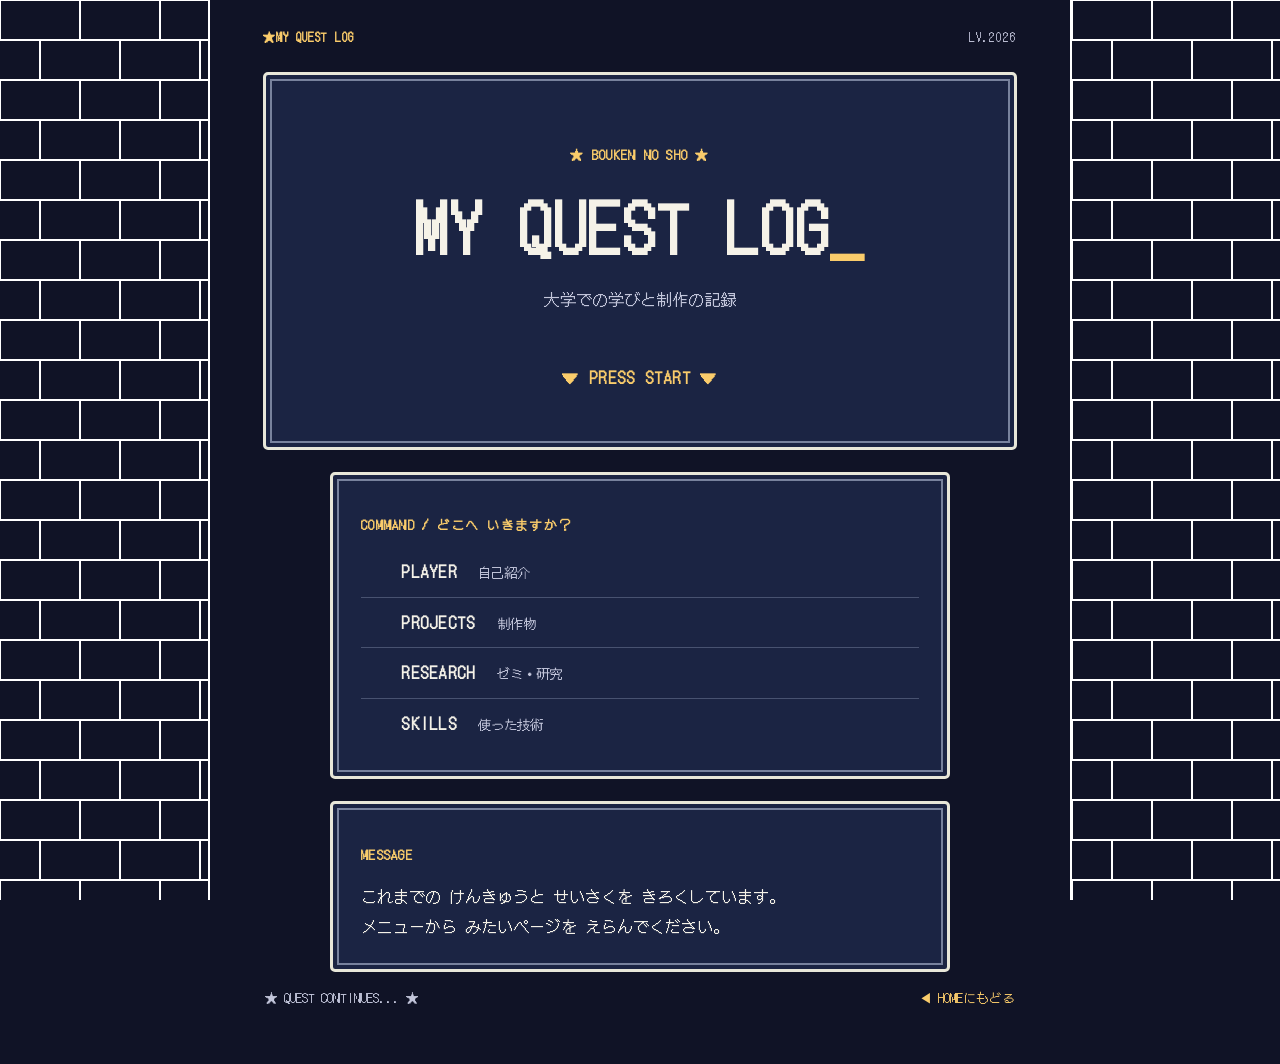
<file: index.html>
<!DOCTYPE html>
<html lang="ja">
<head>
    <meta charset="UTF-8">
    <meta name="viewport" content="width=device-width, initial-scale=1.0">
    <meta name="robots" content="noindex, nofollow">
    <meta name="theme-color" content="#101326">
    
    <title>HOME | MY QUEST LOG</title>

    <link rel="preconnect" href="https://fonts.googleapis.com">
    <link rel="preconnect" href="https://fonts.gstatic.com" crossorigin>
    <link rel="stylesheet" href="https://fonts.googleapis.com/css2?family=DotGothic16&display=swap">
    
    <link rel="stylesheet" href="css/common.css">
    <link rel="stylesheet" href="css/renga.css">
    <link rel="stylesheet" href="css/index.css">
    
    <script src="js/transition.js" defer></script>
</head>
<body class="home-page">
    <div class="renga renga--right" aria-hidden="true"></div>
    <div class="renga renga--left" aria-hidden="true"></div>

    <div class="page-container">
        <header class="topbar">
            <a class="brand" href="index.html">★MY QUEST LOG</a>
            <span>LV.2026</span>
        </header>

        <main id="main-content">
            <section class="hero window">
                <p class="eyebrow">★ BOUKEN NO SHO ★</p>
                <h1>MY QUEST LOG<span class="cursor" aria-hidden="true">_</span></h1>
                <p class="subtitle">大学での学びと制作の記録</p>
                <a href="#menu" class="start-button">▼ PRESS START ▼</a>
            </section>

            <div id="menu">
                <nav class="window menu">
                    <h2 class="window-heading">COMMAND / どこへ いきますか？</h2>
                    <a class="menu-link" href="player.html">
                        <span class="pointer">▶</span>
                        <span>PLAYER <small>自己紹介</small></span>
                    </a>

                    <a class="menu-link" href="projects.html">
                        <span class="pointer">▶</span>
                        <span>PROJECTS <small>制作物</small></span>
                    </a>

                    <a class="menu-link" href="research.html">
                        <span class="pointer">▶</span>
                        <span>RESEARCH <small>ゼミ・研究</small></span>
                    </a>

                    <a class="menu-link" href="skills.html">
                        <span class="pointer">▶</span>
                        <span>SKILLS <small>使った技術</small></span>
                    </a>
                </nav>
            </div>

            <section class="window message">
                <h2 class="window-heading">MESSAGE</h2>
                <p>これまでの けんきゅうと せいさくを きろくしています。<br>メニューから みたいページを えらんでください。</p>
            </section>
        </main>

        <footer>
            <span>★ QUEST CONTINUES... ★</span>
            <a href="index.html">◀ HOMEにもどる</a>
        </footer>
    </div>
</body>
</html>
</file>
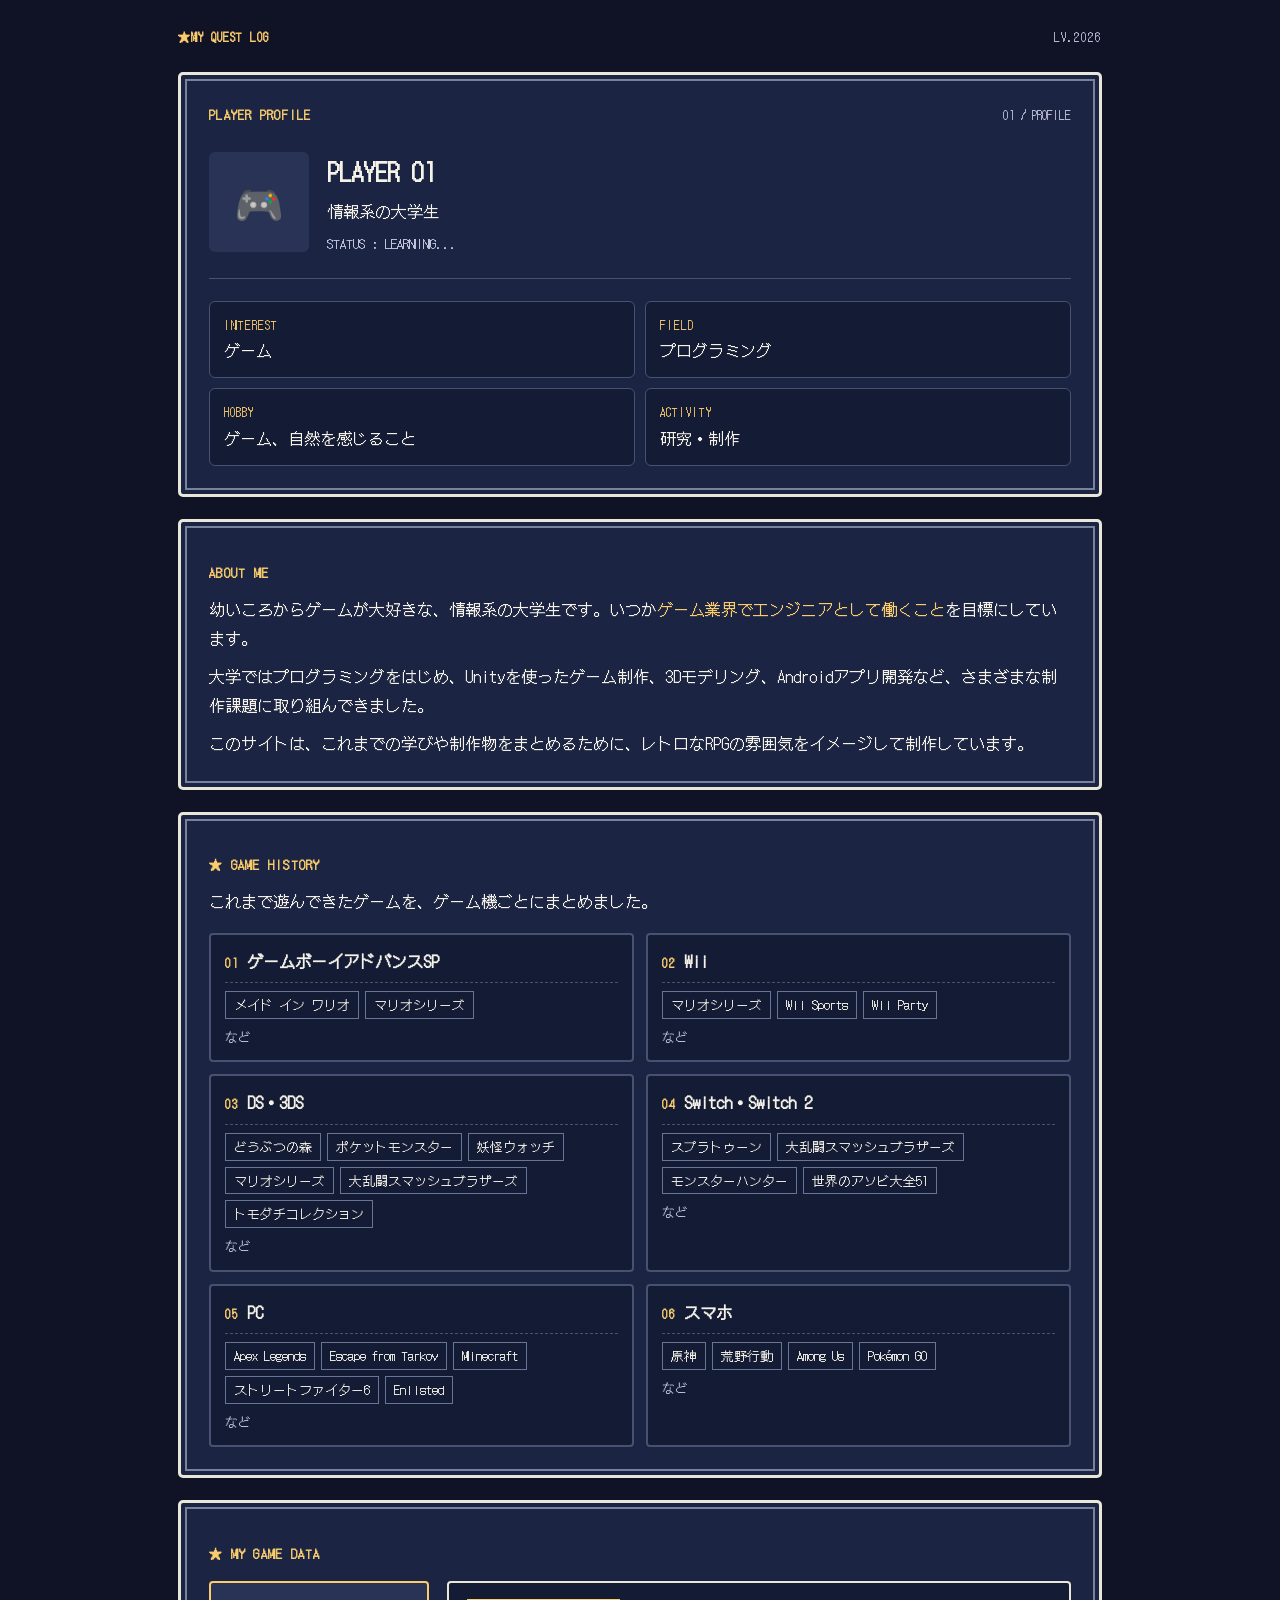
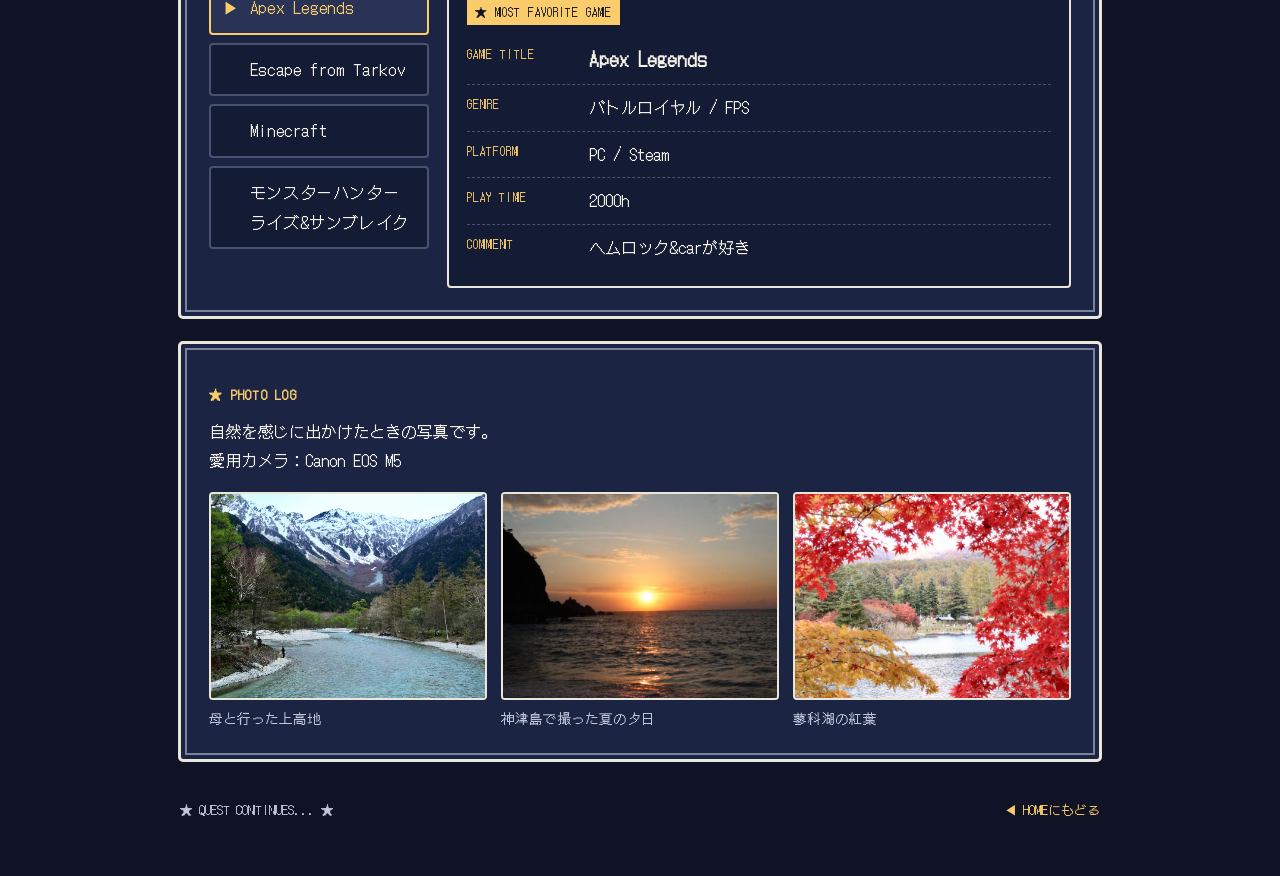
<file: player.html>
<!DOCTYPE html>
<html lang="ja">
<head>
    <meta charset="UTF-8">
    <meta name="viewport" content="width=device-width, initial-scale=1.0">
    <meta name="robots" content="noindex, nofollow">
    <meta name="theme-color" content="#101326">

    <title>PLAYER | MY QUEST LOG</title>

    <link rel="preconnect" href="https://fonts.googleapis.com">
    <link rel="preconnect" href="https://fonts.gstatic.com" crossorigin>
    <link rel="stylesheet" href="https://fonts.googleapis.com/css2?family=DotGothic16&display=swap">
    
    <link rel="stylesheet" href="css/common.css">
    <link rel="stylesheet" href="css/player.css">
    <script src="js/transition.js" defer></script>
    <script src="js/game-data.js" defer></script>
</head>
<body class="player-page">
    <div class="page-container">
        <header class="topbar">
            <a class="brand" href="index.html">★MY QUEST LOG</a>
            <span>LV.2026</span>
        </header>
    
        <main id="main-content">
            <!-- プロフィール -->
            <section class="window profile">
                <div class="window-header">
                    <h1 class="window-heading">PLAYER PROFILE</h1>
                    <span class="page-number">01 / PROFILE</span>
                </div>
    
                <div class="profile-main">
                    <div class="profile-icon" aria-hidden="true">🎮</div>
                    <div>
                        <h2 class="profile-name">PLAYER 01</h2>
                        <p class="profile-job">情報系の大学生</p>
                        <p class="profile-status">STATUS : LEARNING...</p>
                    </div>
                </div>
    
                <dl class="status-grid">
                    <div class="status-item">
                        <dt>INTEREST</dt>
                        <dd>ゲーム</dd>
                    </div>
                    <div class="status-item">
                        <dt>FIELD</dt>
                        <dd>プログラミング</dd>
                    </div>
                    <div class="status-item">
                        <dt>HOBBY</dt>
                        <dd>ゲーム、自然を感じること</dd>
                    </div>
                    <div class="status-item">
                        <dt>ACTIVITY</dt>
                        <dd>研究・制作</dd>
                    </div>
                </dl>
            </section>
    
            <!--自己紹介文-->
            <section class="window about">
                <h2 class="window-heading">ABOUT ME</h2>
                <p>幼いころからゲームが大好きな、情報系の大学生です。いつか<strong class="about-goal">ゲーム業界でエンジニアとして働くこと</strong>を目標にしています。</p>
                <p>大学ではプログラミングをはじめ、Unityを使ったゲーム制作、3Dモデリング、Androidアプリ開発など、さまざまな制作課題に取り組んできました。</p>
                <p>このサイトは、これまでの学びや制作物をまとめるために、レトロなRPGの雰囲気をイメージして制作しています。</p>
            </section>

            <!--これまで遊んできたゲーム（ゲーム機ごと）-->
            <section class="window game-history">
                <h2 class="window-heading">★ GAME HISTORY</h2>
                <p class="history-lead">これまで遊んできたゲームを、ゲーム機ごとにまとめました。</p>

                <ol class="history-list">
                    <li class="history-item">
                        <h3 class="history-platform"><span class="history-number">01</span>ゲームボーイアドバンスSP</h3>
                        <ul class="history-games">
                            <li>メイド イン ワリオ</li>
                            <li>マリオシリーズ</li>
                        </ul>
                        <p class="history-more">など</p>
                    </li>

                    <li class="history-item">
                        <h3 class="history-platform"><span class="history-number">02</span>Wii</h3>
                        <ul class="history-games">
                            <li>マリオシリーズ</li>
                            <li>Wii Sports</li>
                            <li>Wii Party</li>
                        </ul>
                        <p class="history-more">など</p>
                    </li>

                    <li class="history-item">
                        <h3 class="history-platform"><span class="history-number">03</span>DS・3DS</h3>
                        <ul class="history-games">
                            <li>どうぶつの森</li>
                            <li>ポケットモンスター</li>
                            <li>妖怪ウォッチ</li>
                            <li>マリオシリーズ</li>
                            <li>大乱闘スマッシュブラザーズ</li>
                            <li>トモダチコレクション</li>
                        </ul>
                        <p class="history-more">など</p>
                    </li>

                    <li class="history-item">
                        <h3 class="history-platform"><span class="history-number">04</span>Switch・Switch 2</h3>
                        <ul class="history-games">
                            <li>スプラトゥーン</li>
                            <li>大乱闘スマッシュブラザーズ</li>
                            <li>モンスターハンター</li>
                            <li>世界のアソビ大全51</li>
                        </ul>
                        <p class="history-more">など</p>
                    </li>

                    <li class="history-item">
                        <h3 class="history-platform"><span class="history-number">05</span>PC</h3>
                        <ul class="history-games">
                            <li>Apex Legends</li>
                            <li>Escape from Tarkov</li>
                            <li>Minecraft</li>
                            <li>ストリートファイター6</li>
                            <li>Enlisted</li>
                        </ul>
                        <p class="history-more">など</p>
                    </li>

                    <li class="history-item">
                        <h3 class="history-platform"><span class="history-number">06</span>スマホ</h3>
                        <ul class="history-games">
                            <li>原神</li>
                            <li>荒野行動</li>
                            <li>Among Us</li>
                            <li>Pokémon GO</li>
                        </ul>
                        <p class="history-more">など</p>
                    </li>
                </ol>
            </section>

            <!--好きなゲーム-->
            <section class="window game-data">
                <h2 class="window-heading">★ MY GAME DATA</h2>

                <div class="game-data-layout">
                    <!--左：ゲーム選択メニュー-->
                    <ul class="game-list" id="game-list"></ul>

                    <!--右：選んだゲームの詳細-->
                    <div class="game-detail" id="game-detail" aria-live="polite">
                        <p class="game-main-badge" id="game-main-badge">★ MOST FAVORITE GAME</p>
                        <dl class="game-detail-list">
                            <div class="game-detail-row">
                                <dt>GAME TITLE</dt>
                                <dd class="game-title" id="game-title"></dd>
                            </div>
                            <div class="game-detail-row">
                                <dt>GENRE</dt>
                                <dd id="game-genre"></dd>
                            </div>
                            <div class="game-detail-row">
                                <dt>PLATFORM</dt>
                                <dd id="game-platform"></dd>
                            </div>
                            <div class="game-detail-row">
                                <dt>PLAY TIME</dt>
                                <dd id="game-play-time"></dd>
                            </div>
                            <div class="game-detail-row">
                                <dt>COMMENT</dt>
                                <dd id="game-comment"></dd>
                            </div>
                        </dl>
                    </div>
                </div>
            </section>

            <!--自分で撮った自然の写真-->
            <section class="window photo-log">
                <h2 class="window-heading">★ PHOTO LOG</h2>
                <p class="photo-lead">自然を感じに出かけたときの写真です。
                    <br>愛用カメラ：Canon EOS M5
                </p>

                <div class="photo-grid">
                    <!--
                        写真を入れるときは「NO IMAGE」を次の1行に置き換える
                        <img src="images/photo01.jpg" alt="写真の内容の説明" loading="lazy">
                    -->
                    <figure class="photo-card">
                        <div class="photo-frame"><img src="./images/photo1.jpg" alt="上高地の風景"></div>
                        <figcaption>母と行った上高地</figcaption>
                    </figure>

                    <figure class="photo-card">
                        <div class="photo-frame"><img src="./images/photo2.jpg" alt="神津島の夕日"></div>
                        <figcaption>神津島で撮った夏の夕日</figcaption>
                    </figure>

                    <figure class="photo-card">
                        <div class="photo-frame"><img src="./images/photo3.jpg" alt="蓼科湖の紅葉"></div>
                        <figcaption>蓼科湖の紅葉</figcaption>
                    </figure>
                </div>
            </section>
        </main>
    
        <footer>
            <span>★ QUEST CONTINUES... ★</span>
            <a href="index.html">◀ HOMEにもどる</a>
        </footer>
    </div>
</body>
</html>
</file>
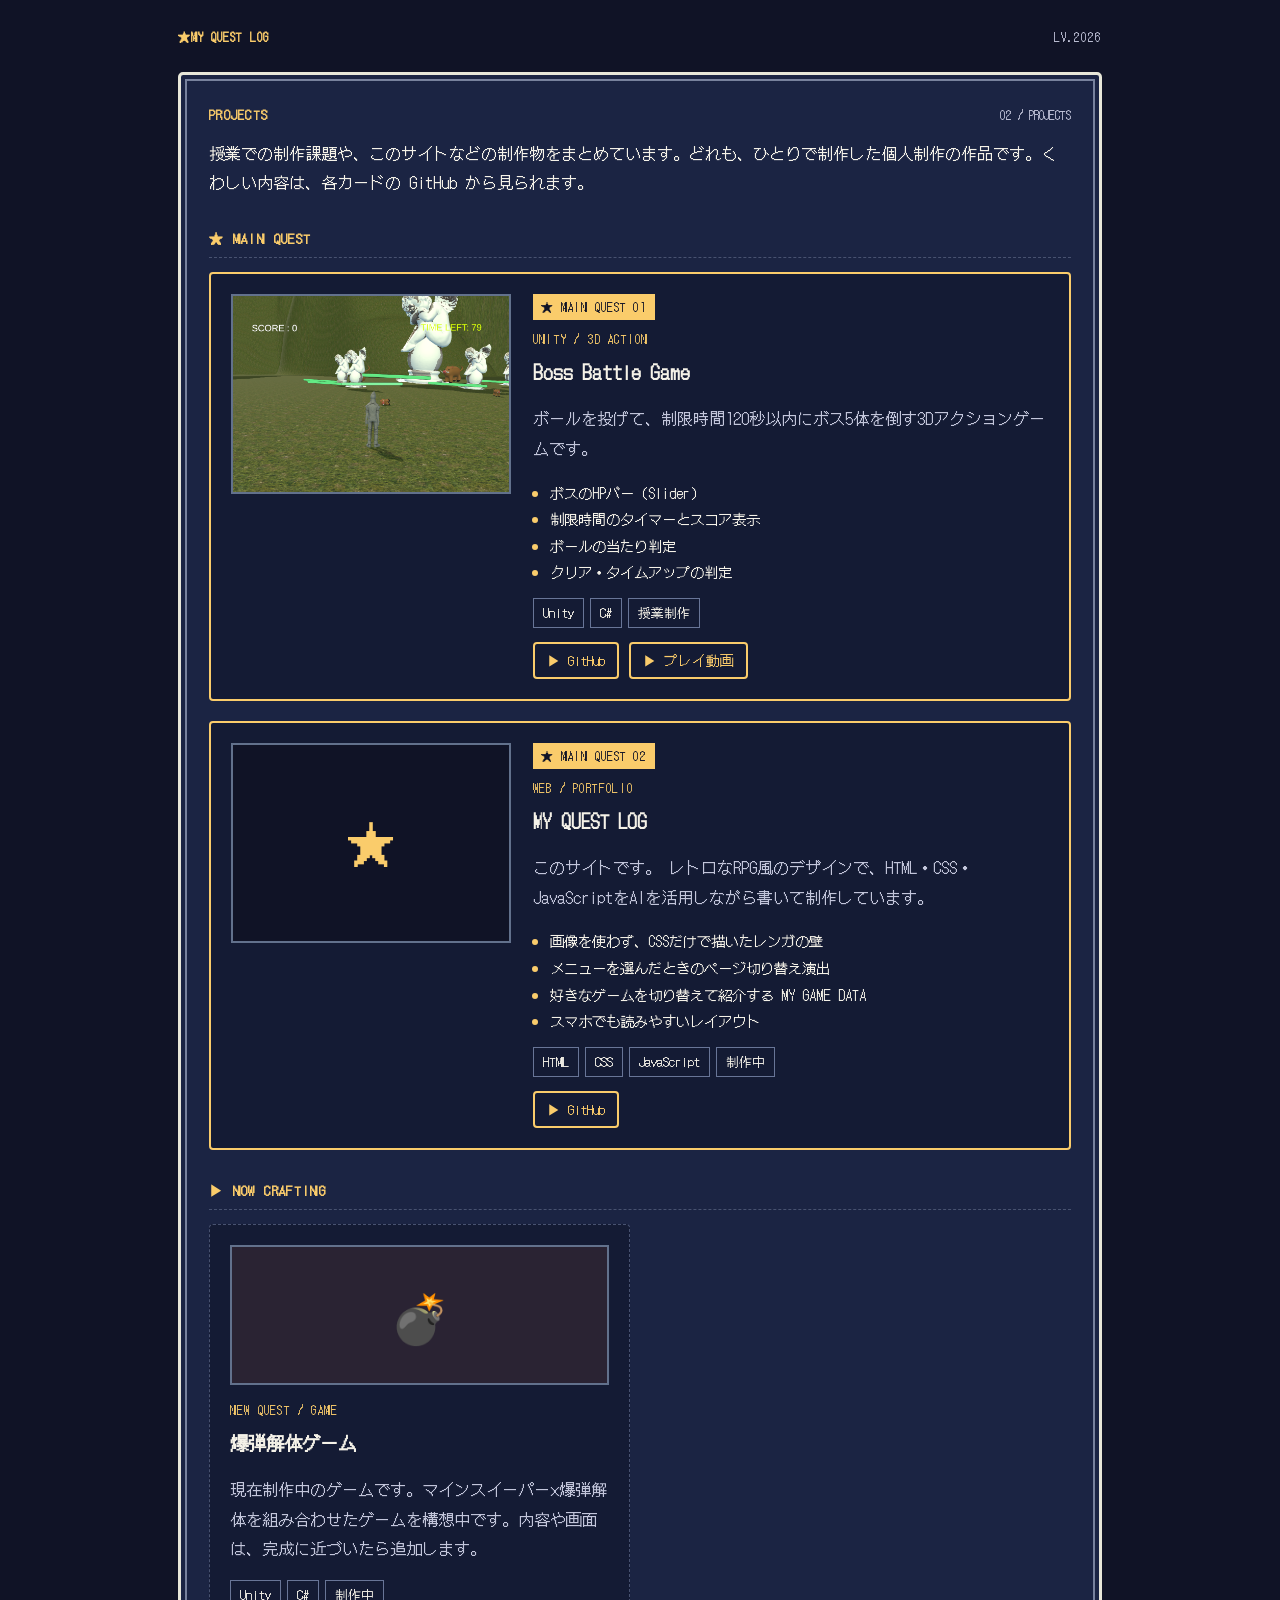
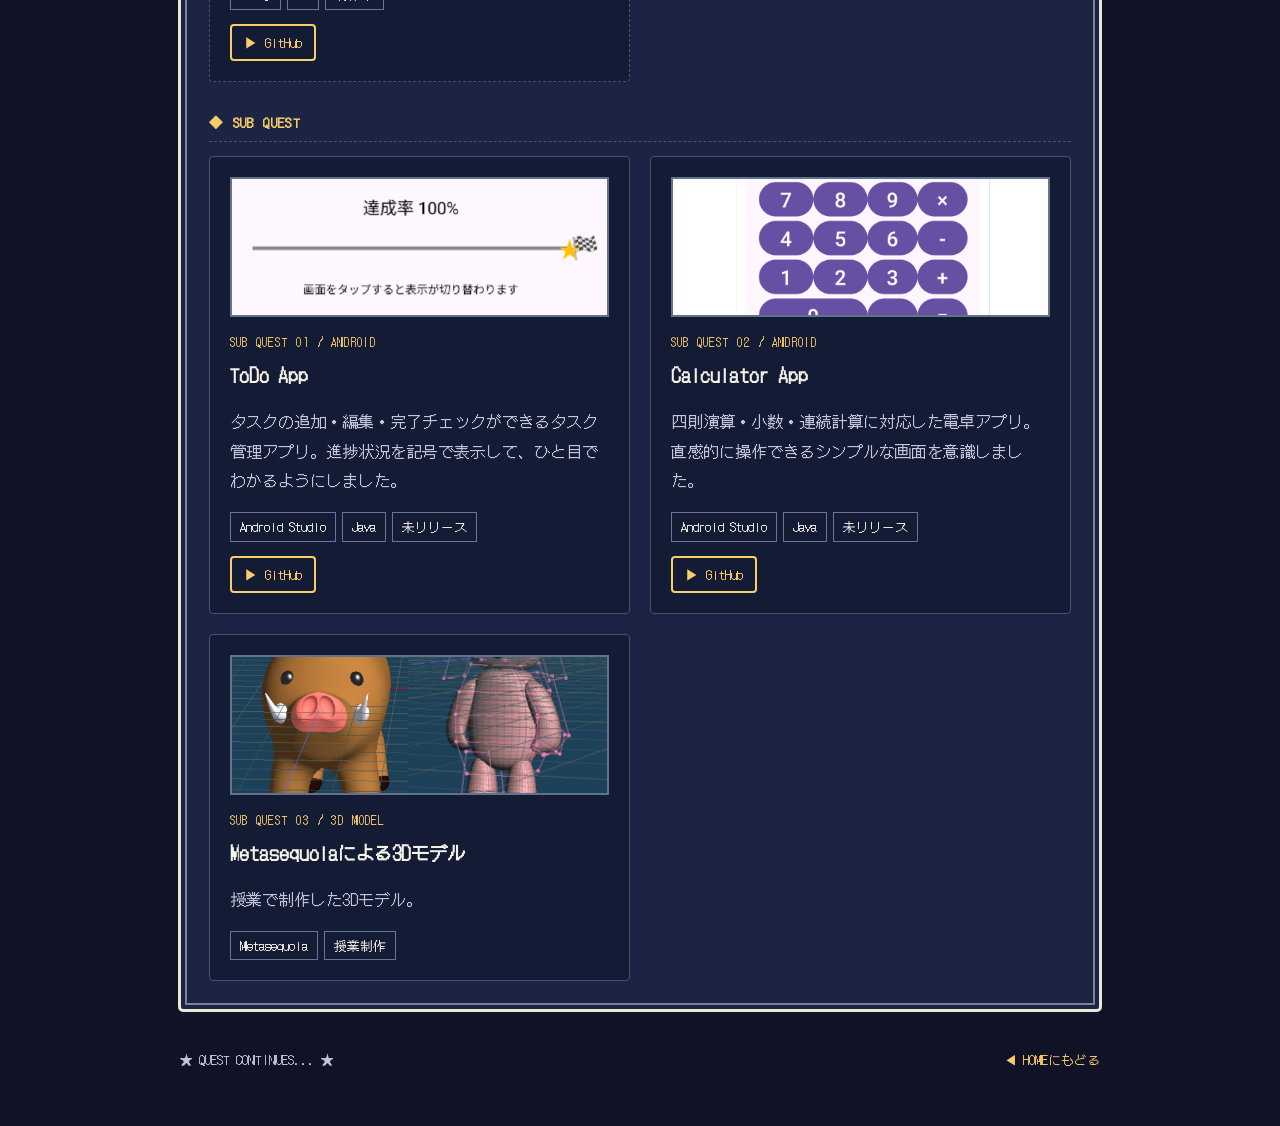
<file: projects.html>
<!DOCTYPE html>
<html lang="ja">
<head>
    <meta charset="UTF-8">
    <meta name="viewport" content="width=device-width, initial-scale=1.0">
    <meta name="robots" content="noindex, nofollow">
    <meta name="theme-color" content="#101326">
    <title>PROJECTS | MY QUEST LOG</title>

    <link rel="preconnect" href="https://fonts.googleapis.com">
    <link rel="preconnect" href="https://fonts.gstatic.com" crossorigin>
    <link rel="stylesheet" href="https://fonts.googleapis.com/css2?family=DotGothic16&display=swap">

    <link rel="stylesheet" href="css/common.css">
    <link rel="stylesheet" href="css/projects.css">
    <script src="js/transition.js" defer></script>
</head>
<body class="project-page">
    <div class="page-container">
        <header class="topbar">
            <a class="brand" href="index.html">★MY QUEST LOG</a>
            <span>LV.2026</span>
        </header>
    
        <main id="main-content">
            <section class="window">
                <div class="window-header">
                    <h1 class="window-heading">PROJECTS</h1>
                    <span class="page-number">02 / PROJECTS</span>
                </div>
    
                <p class="projects-lead">授業での制作課題や、このサイトなどの制作物をまとめています。どれも、ひとりで制作した個人制作の作品です。くわしい内容は、各カードの GitHub から見られます。</p>

                <!--メイン作品-->
                <h2 class="section-heading">★ MAIN QUEST</h2>
                <div class="card-grid card-grid--main">
                    <!--Unity のゲーム-->
                    <article class="project-card project-card--main">
                        <img class="project-thumb" src="images/boss-battle.png" alt="Boss Battle Game のプレイ画面">
                        <div class="project-body">
                            <p class="main-badge">★ MAIN QUEST 01</p>
                            <p class="card-index">UNITY / 3D ACTION</p>
                            <h3>Boss Battle Game</h3>
                            <p>ボールを投げて、制限時間120秒以内にボス5体を倒す3Dアクションゲームです。</p>
                            <ul class="feature-list">
                                <li>ボスのHPバー（Slider）</li>
                                <li>制限時間のタイマーとスコア表示</li>
                                <li>ボールの当たり判定</li>
                                <li>クリア・タイムアップの判定</li>
                            </ul>
                            <div class="tag-list">
                                <span class="tag">Unity</span>
                                <span class="tag">C#</span>
                                <span class="tag">授業制作</span>
                            </div>
                            <div class="project-links">
                                <a class="project-link" href="https://github.com/chi-cha205/unity-action-game" target="_blank" rel="noopener">▶ GitHub</a>
                                <a class="project-link" href="https://youtu.be/2GFIGitg2KA" target="_blank" rel="noopener">▶ プレイ動画</a>
                            </div>
                        </div>
                    </article>

                    <!--このサイト-->
                    <article class="project-card project-card--main">
                        <div class="project-thumb project-thumb--site" aria-hidden="true">★</div>
                        <div class="project-body">
                            <p class="main-badge">★ MAIN QUEST 02</p>
                            <p class="card-index">WEB / PORTFOLIO</p>
                            <h3>MY QUEST LOG</h3>
                            <p>このサイトです。 レトロなRPG風のデザインで、HTML・CSS・JavaScriptをAIを活用しながら書いて制作しています。</p>
                            <ul class="feature-list">
                                <li>画像を使わず、CSSだけで描いたレンガの壁</li>
                                <li>メニューを選んだときのページ切り替え演出</li>
                                <li>好きなゲームを切り替えて紹介する MY GAME DATA</li>
                                <li>スマホでも読みやすいレイアウト</li>
                            </ul>
                            <div class="tag-list">
                                <span class="tag">HTML</span>
                                <span class="tag">CSS</span>
                                <span class="tag">JavaScript</span>
                                <span class="tag">制作中</span>
                            </div>
                            <div class="project-links">
                                <a class="project-link" href="https://github.com/chi-cha205/my-quest-log" target="_blank" rel="noopener">▶ GitHub</a>
                            </div>
                        </div>
                    </article>
                </div>

                <!--今作っている作品-->
                <h2 class="section-heading">▶ NOW CRAFTING</h2>
                <div class="card-grid">
                    <!--爆弾解体ゲーム-->
                    <article class="project-card project-card--wip">
                        <div class="project-thumb project-thumb--wip" aria-hidden="true">💣</div>
                        <p class="card-index">NEW QUEST / GAME</p>
                        <h3>爆弾解体ゲーム</h3>
                        <p>現在制作中のゲームです。マインスイーパー×爆弾解体を組み合わせたゲームを構想中です。内容や画面は、完成に近づいたら追加します。</p>
                        <div class="tag-list">
                            <span class="tag">Unity</span>
                            <span class="tag">C#</span>
                            <span class="tag">制作中</span>
                        </div>
                        <div class="project-links">
                            <a class="project-link" href="https://github.com/chi-cha205/MineDefuse" target="_blank" rel="noopener">▶ GitHub</a>
                        </div>
                    </article>
                </div>

                <!--その他-->
                <h2 class="section-heading">◆ SUB QUEST</h2>
                <div class="card-grid">
                    <!--Android のタスク管理アプリ-->
                    <article class="project-card">
                        <img class="project-thumb" src="images/task-app.png" alt="タスク管理アプリのスクショ">
                        <p class="card-index">SUB QUEST 01 / ANDROID</p>
                        <h3>ToDo App</h3>
                        <p>タスクの追加・編集・完了チェックができるタスク管理アプリ。進捗状況を記号で表示して、ひと目でわかるようにしました。</p>
                        <div class="tag-list">
                            <span class="tag">Android Studio</span>
                            <span class="tag">Java</span>
                            <span class="tag">未リリース</span>
                        </div>
                        <div class="project-links">
                            <a class="project-link" href="https://github.com/chi-cha205/ToDoapp" target="_blank" rel="noopener">▶ GitHub</a>
                        </div>
                    </article>

                    <!--電卓アプリ-->
                    <article class="project-card">
                        <img class="project-thumb" src="images/calculator-app.png" alt="電卓アプリのスクショ">
                        <p class="card-index">SUB QUEST 02 / ANDROID</p>
                        <h3>Calculator App</h3>
                        <p>四則演算・小数・連続計算に対応した電卓アプリ。直感的に操作できるシンプルな画面を意識しました。</p>
                        <div class="tag-list">
                            <span class="tag">Android Studio</span>
                            <span class="tag">Java</span>
                            <span class="tag">未リリース</span>
                        </div>
                        <div class="project-links">
                            <a class="project-link" href="https://github.com/chi-cha205/AndroidCalculator" target="_blank" rel="noopener">▶ GitHub</a>
                        </div>
                    </article>

                    <!--Metasequoianの3dモデル-->
                    <article class="project-card">
                        <img class="project-thumb" src="images/3dmodel.jpg" alt="メタセコイアで作成したイノシシの3Dモデル">
                        <p class="card-index">SUB QUEST 03 / 3D MODEL</p>
                        <h3>Metasequoiaによる3Dモデル</h3>
                        <p>授業で制作した3Dモデル。</p>
                        <div class="tag-list">
                            <span class="tag">Metasequoia</span>
                            <span class="tag">授業制作</span>
                        </div>
                    </article>
                </div>
            </section>
        </main>
    
        <footer>
            <span>★ QUEST CONTINUES... ★</span>
            <a href="index.html">◀ HOMEにもどる</a>
        </footer>
    </div>
</body>
</html>
</file>
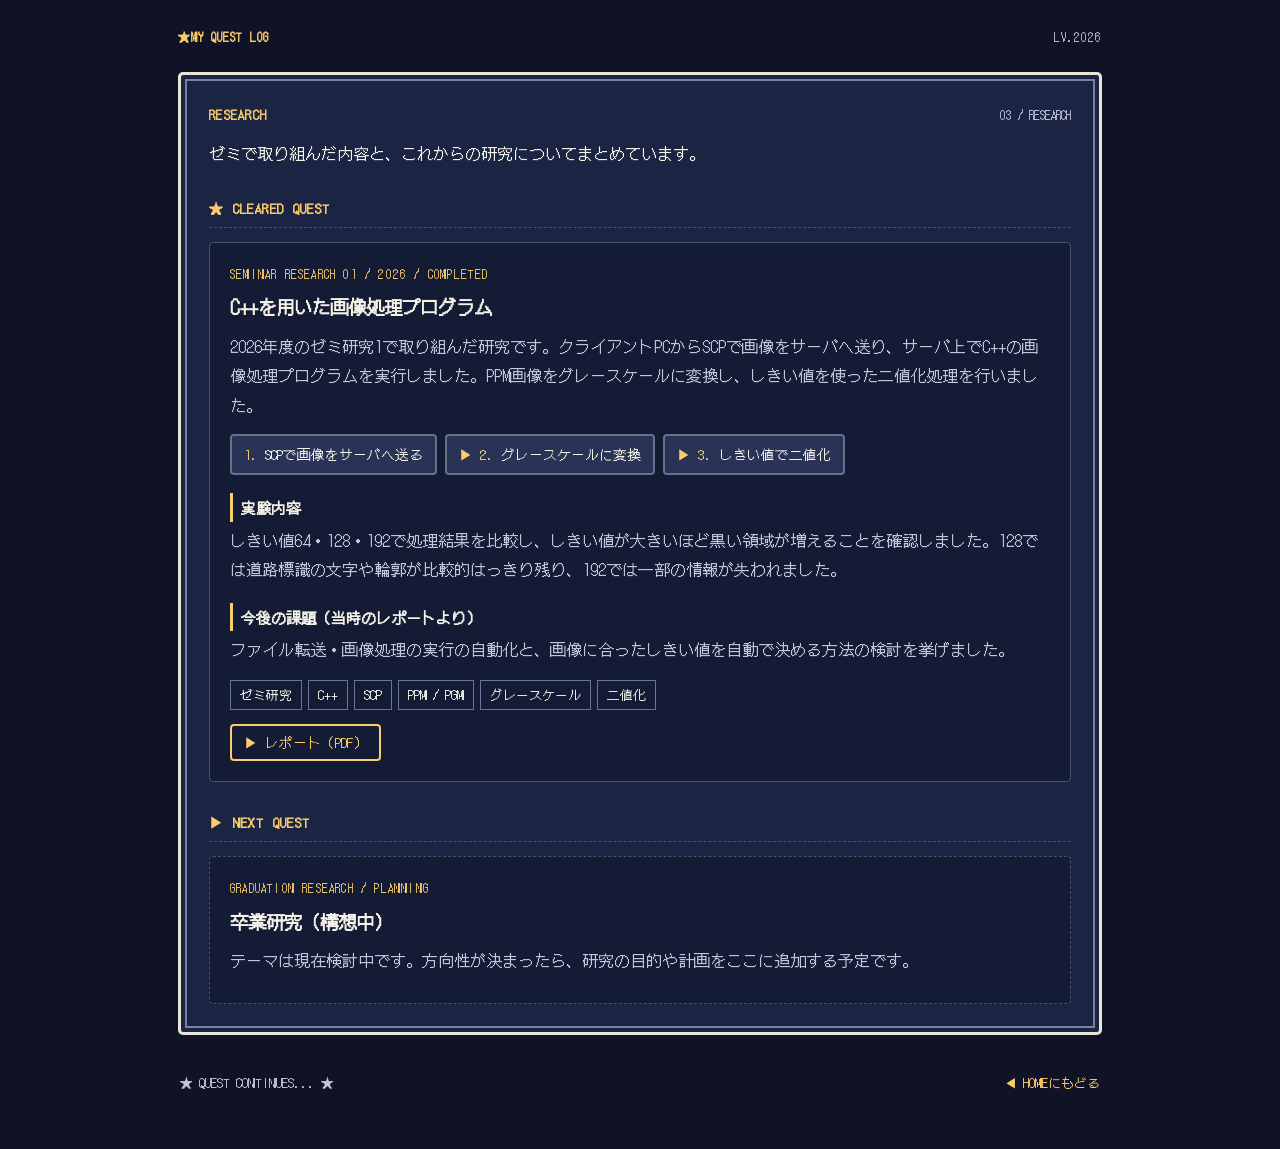
<file: research.html>
<!DOCTYPE html>
<html lang="ja">
<head>
    <meta charset="UTF-8">
    <meta name="viewport" content="width=device-width, initial-scale=1.0">
    <meta name="robots" content="noindex, nofollow">
    <meta name="theme-color" content="#101326">
    <title>RESEARCH | MY QUEST LOG</title>

    <link rel="preconnect" href="https://fonts.googleapis.com">
    <link rel="preconnect" href="https://fonts.gstatic.com" crossorigin>
    <link rel="stylesheet" href="https://fonts.googleapis.com/css2?family=DotGothic16&display=swap">

    <link rel="stylesheet" href="css/common.css">
    <link rel="stylesheet" href="css/research.css">
    <script src="js/transition.js" defer></script>
</head>
<body class="research-page">
    <div class="page-container">
        <header class="topbar">
            <a class="brand" href="index.html">★MY QUEST LOG</a>
            <span>LV.2026</span>
        </header>

        <main id="main-content">
            <section class="window">
                <div class="window-header">
                    <h1 class="window-heading">RESEARCH</h1>
                    <span class="page-number">03 / RESEARCH</span>
                </div>

                <p class="research-lead">ゼミで取り組んだ内容と、これからの研究についてまとめています。</p>


                <!--終わった研究-->
                <h2 class="section-heading">★ CLEARED QUEST</h2>
                <article class="research-card">
                    <p class="card-index">SEMINAR RESEARCH 01 / 2026 / COMPLETED</p>
                    <h3>C++を用いた画像処理プログラム</h3>
                    <p>2026年度のゼミ研究1で取り組んだ研究です。クライアントPCからSCPで画像をサーバへ送り、サーバ上でC++の画像処理プログラムを実行しました。PPM画像をグレースケールに変換し、しきい値を使った二値化処理を行いました。</p>

                    <!--処理の流れ（左から右へ）-->
                    <ol class="flow-list">
                        <li>SCPで画像をサーバへ送る</li>
                        <li>グレースケールに変換</li>
                        <li>しきい値で二値化</li>
                    </ol>

                    <h4>実験内容</h4>
                    <p>しきい値64・128・192で処理結果を比較し、しきい値が大きいほど黒い領域が増えることを確認しました。128では道路標識の文字や輪郭が比較的はっきり残り、192では一部の情報が失われました。</p>

                    <h4>今後の課題（当時のレポートより）</h4>
                    <p>ファイル転送・画像処理の実行の自動化と、画像に合ったしきい値を自動で決める方法の検討を挙げました。</p>

                    <div class="tag-list">
                        <span class="tag">ゼミ研究</span>
                        <span class="tag">C++</span>
                        <span class="tag">SCP</span>
                        <span class="tag">PPM / PGM</span>
                        <span class="tag">グレースケール</span>
                        <span class="tag">二値化</span>
                    </div>

                    <!--公開用のPDF-->
                    <div class="research-links">
                        <a class="research-link" href="files/seminer-01.pdf" target="_blank" rel="noopener">▶ レポート（PDF）</a>
                    </div>
                </article>

                <!--これからの研究-->
                <h2 class="section-heading">▶ NEXT QUEST</h2>
                <article class="research-card research-card--next">
                    <p class="card-index">GRADUATION RESEARCH / PLANNING</p>
                    <h3>卒業研究（構想中）</h3>
                    <p>テーマは現在検討中です。方向性が決まったら、研究の目的や計画をここに追加する予定です。</p>
                </article>
            </section>
        </main>

        <footer>
            <span>★ QUEST CONTINUES... ★</span>
            <a href="index.html">◀ HOMEにもどる</a>
        </footer>
    </div>
</body>
</html>
</file>
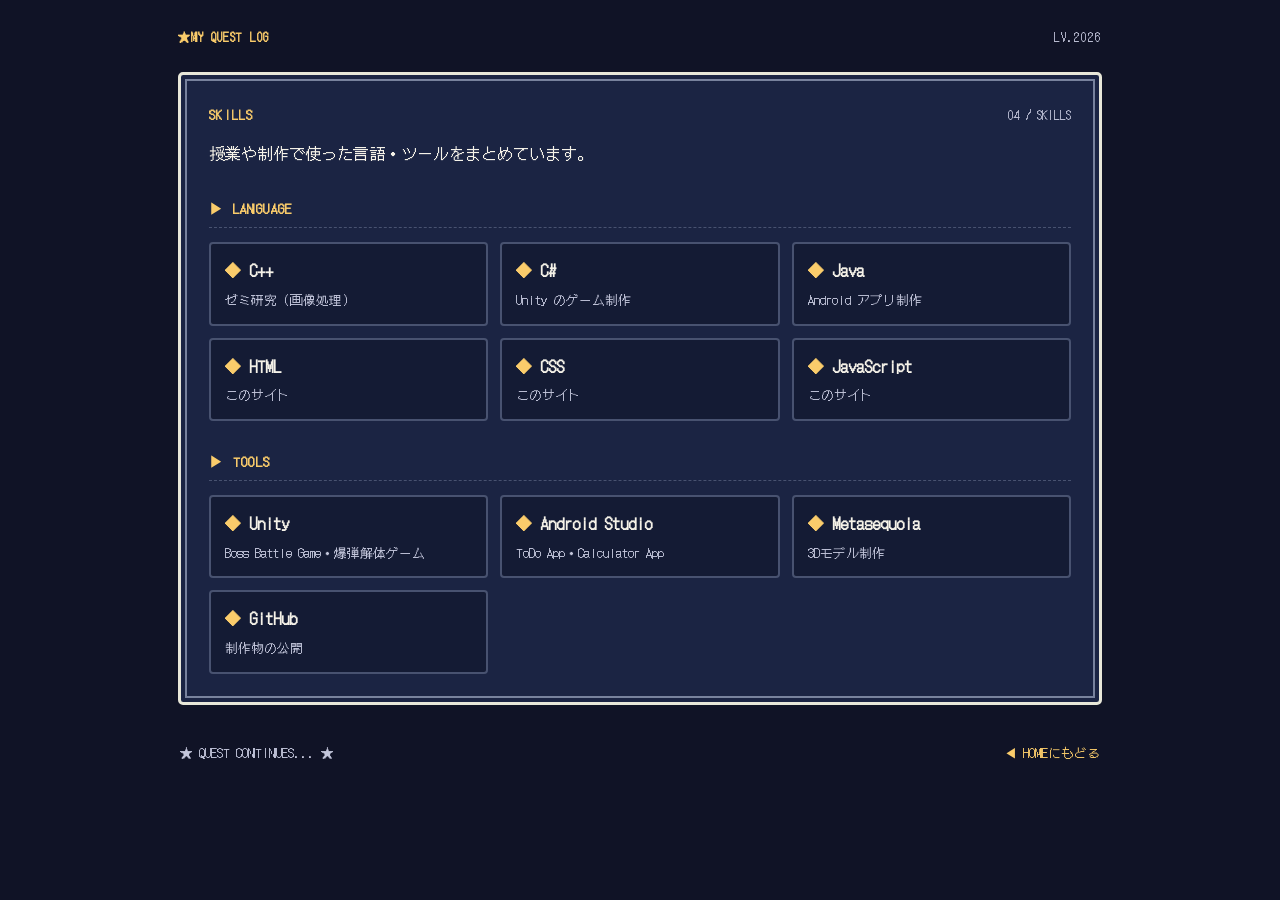
<file: skills.html>
<!DOCTYPE html>
<html lang="ja">
<head>
    <meta charset="UTF-8">
    <meta name="viewport" content="width=device-width, initial-scale=1.0">
    <meta name="robots" content="noindex, nofollow">
    <meta name="theme-color" content="#101326">
    <title>SKILLS | MY QUEST LOG</title>

    <link rel="preconnect" href="https://fonts.googleapis.com">
    <link rel="preconnect" href="https://fonts.gstatic.com" crossorigin>
    <link rel="stylesheet" href="https://fonts.googleapis.com/css2?family=DotGothic16&display=swap">

    <link rel="stylesheet" href="css/common.css">
    <link rel="stylesheet" href="css/skills.css">
    <script src="js/transition.js" defer></script>
</head>
<body class="skills-page">
    <div class="page-container">
        <header class="topbar">
            <a class="brand" href="index.html">★MY QUEST LOG</a>
            <span>LV.2026</span>
        </header>

        <main id="main-content">
            <section class="window">
                <div class="window-header">
                    <h1 class="window-heading">SKILLS</h1>
                    <span class="page-number">04 / SKILLS</span>
                </div>

                <p class="skills-lead">授業や制作で使った言語・ツールをまとめています。</p>

                <!--プログラミング言語-->
                <h2 class="section-heading">▶ LANGUAGE</h2>
                <ul class="skill-list">
                    <li class="skill-item">
                        <span class="skill-name">C++</span>
                        <span class="skill-where">ゼミ研究（画像処理）</span>
                    </li>
                    <li class="skill-item">
                        <span class="skill-name">C#</span>
                        <span class="skill-where">Unity のゲーム制作</span>
                    </li>
                    <li class="skill-item">
                        <span class="skill-name">Java</span>
                        <span class="skill-where">Android アプリ制作</span>
                    </li>
                    <li class="skill-item">
                        <span class="skill-name">HTML</span>
                        <span class="skill-where">このサイト</span>
                    </li>
                    <li class="skill-item">
                        <span class="skill-name">CSS</span>
                        <span class="skill-where">このサイト</span>
                    </li>
                    <li class="skill-item">
                        <span class="skill-name">JavaScript</span>
                        <span class="skill-where">このサイト</span>
                    </li>
                </ul>

                <!--ソフト・開発環境-->
                <h2 class="section-heading">▶ TOOLS</h2>
                <ul class="skill-list">
                    <li class="skill-item">
                        <span class="skill-name">Unity</span>
                        <span class="skill-where">Boss Battle Game・爆弾解体ゲーム</span>
                    </li>
                    <li class="skill-item">
                        <span class="skill-name">Android Studio</span>
                        <span class="skill-where">ToDo App・Calculator App</span>
                    </li>
                    <li class="skill-item">
                        <span class="skill-name">Metasequoia</span>
                        <span class="skill-where">3Dモデル制作</span>
                    </li>
                    <li class="skill-item">
                        <span class="skill-name">GitHub</span>
                        <span class="skill-where">制作物の公開</span>
                    </li>
                </ul>
            </section>
        </main>

        <footer>
            <span>★ QUEST CONTINUES... ★</span>
            <a href="index.html">◀ HOMEにもどる</a>
        </footer>
    </div>
</body>
</html>
</file>
<file: css/common.css>
/*前ページ共通のCSS*/

/*全体の色*/
:root{
    --bg: #101326;
    --panel: #1b2443;
    --text: #f5f2e8;
    --muted: #c3c6db;
    --accent: #facc6b;
    --border: #e8e7d9;
}

/*paddingを内側に含める*/
*{
    box-sizing: border-box;
}

/*ページ内リンクのスクロール*/
html{
    scroll-behavior: smooth;
}

body{
    margin: 0px;
    background: var(--bg);
    color: var(--text);
    font-size: 16px;
    line-height: 1.85;
    font-family: "DotGothic16", sans-serif;
    image-rendering: pixelated;  /* ドットのぼやけを防ぐ */
}

/*リンクの色 */
a {
    color: inherit;
}

/*キーボード操作で選んだときの黄色い枠 */
a:focus-visible,
button:focus-visible {
    outline: 3px solid var(--accent);
    outline-offset: 4px;
}

/*ボタンの文字を本文と同じフォントにする */
button {
    font: inherit;
}

/*画面中央のコンテンツ部分 */
.page-container {
    position: relative;
    max-width: 980px;
    margin: 0 auto;
    padding: 26px 28px 40px;
}

/*ページ上部のバー*/
.topbar {
    display: flex;
    justify-content: space-between;
    align-items: center;
    gap: 20px;
    margin: 0 0 24px;
    font-size: 0.75rem;
    letter-spacing: 0.08em;
    color: var(--muted);
}

/*左上のサイト名*/
.topbar .brand {
    color: var(--accent);
    font-weight: bold;
    text-decoration: none;
}

/*二重枠ウィンドウ */
.window {
    margin-bottom: 22px;
    padding: 28px;
    background: var(--panel);
    border: 3px solid var(--border);
    border-radius: 5px;
    box-shadow:
        inset 0 0 0 4px var(--panel),
        inset 0 0 0 6px #78829d;
}

/*ウィンドウの小見出し*/
.window-heading {
    font-size: 0.79rem;
    color: var(--accent);
    letter-spacing: 0.1em;
    font-weight: 700;
}

/*見出しの行：左にタイトル、右にページ番号（PLAYER・PROJECTSなど）*/
.window-header {
    display: flex;
    justify-content: space-between;
    align-items: baseline;
    gap: 12px;
}

/*h1 の標準の余白を消す*/
.window-header h1 {
    margin: 0;
}

.page-number {
    font-size: 0.75rem;
    color: var(--muted);
}

/*「★ MAIN QUEST」などの区切りの見出し（PROJECTS・RESEARCH）*/
.section-heading {
    margin: 28px 0 0;
    padding-bottom: 6px;
    border-bottom: 1px dashed #485270;
    font-size: 0.85rem;
    color: var(--accent);
    letter-spacing: 0.1em;
}

/*「授業制作」などの小さい札を横に並べる（PROJECTS・RESEARCH）*/
.tag-list {
    display: flex;
    flex-wrap: wrap;
    gap: 6px;
}

.tag {
    padding: 2px 9px;
    border: 1px solid #687597;
    font-size: 0.8rem;
}

/*ページ下部*/
footer {
    display: flex;
    flex-wrap: wrap;
    justify-content: space-between;
    gap: 20px;
    padding: 14px 2px;
    font-size: 0.8rem;
    color: var(--muted);
}

footer a {
    color: var(--accent);
    text-decoration: none;
}

/*ページを開いたとき*/
.page-container {
    animation: quest-enter 0.35s ease-out both;
}

/*ページを離れるときに上へ消える*/
.page-exiting .page-container {
    animation: quest-exit 0.45s ease-in forwards;
}

@keyframes quest-enter {
    from {
        opacity: 0;
        transform: translateY(8px);
    }

    to {
        opacity: 1;
        transform: translateY(0);
    }
}

@keyframes quest-exit {
    from {
        opacity: 1;
        transform: translateY(0);
    }

    to {
        opacity: 0;
        transform: translateY(-8px);
    }
}

/*スマホ幅(620px以下)*/
@media (max-width: 620px) {
    .page-container {
        padding: 18px 14px 25px;
    }

    .topbar {
        flex-wrap: wrap;
        font-size: 0.64rem;
    }

    .window {
        padding: 18px;
    }
}
</file>
<file: css/renga.css>
/*レンガ壁*/

/* 壁の土台：白く塗っておき、すき間から見える白を目地にする*/
.renga {
    position: fixed;
    top: 0;
    bottom: 0;
    width: max(38px, calc((100vw - 860px) / 2));
    overflow: hidden;
    background-color: #ffffff;
    pointer-events: none;
}

.renga--left {
    left: 0;
    border-right: 2px solid #ffffff;
}

.renga--right {
    right: 0;
    border-left: 2px solid #ffffff;
}

/*レンガの層*/
.renga::before,
.renga::after {
    content: "";
    position: absolute;
    inset: 0;
    background-image: linear-gradient(to right,
            transparent 0px,
            transparent 1px,
            var(--bg) 1px,
            var(--bg) 79px,
            transparent 79px,
            transparent 80px);
    background-size: 80px 80px;
    background-repeat: repeat;
}

/*偶数段だけを見せる*/
.renga::before {
    -webkit-mask-image: repeating-linear-gradient(to bottom,
            transparent 0px,
            transparent 1px,
            #000000 1px,
            #000000 39px,
            transparent 39px,
            transparent 80px);
    mask-image: repeating-linear-gradient(to bottom,
            transparent 0px,
            transparent 1px,
            #000000 1px,
            #000000 39px,
            transparent 39px,
            transparent 80px);
}

/*奇数段をレンガを半個分ずらす*/
.renga::after {
    background-position: 40px 0;
    -webkit-mask-image: repeating-linear-gradient(to bottom,
            transparent 0px,
            transparent 41px,
            #000000 41px,
            #000000 79px,
            transparent 79px,
            transparent 80px);
    mask-image: repeating-linear-gradient(to bottom,
            transparent 0px,
            transparent 41px,
            #000000 41px,
            #000000 79px,
            transparent 79px,
            transparent 80px);
}

/*タブレット幅では壁を細くする*/
@media (max-width: 850px) {
    .renga {
        width: 24px;
    }
}

/* スマホ幅では壁を消す*/
@media (max-width: 620px) {
    .renga {
        display: none;
    }
}
</file>
<file: css/index.css>
/* MY QUEST LOG | HOME*/

/*中央の箱を少し細くする*/
.home-page .page-container {
    max-width: 810px;
}

/*タイトル画面*/
.hero {
    padding: 55px 18px 42px;
    text-align: center;
}

.eyebrow {
    font-size: 0.79rem;
    color: var(--accent);
    letter-spacing: 0.1em;
    font-weight: 700;
}

.hero h1 {
    margin: 18px 0;
    font-size: clamp(2rem, 5.8vw, 4rem);
    line-height: 1.3;
    letter-spacing: 0.04em;
}

.subtitle {
    color: var(--muted);
}

.eyebrow,
.window-heading {
    font-size: 0.79rem;
    color: var(--accent);
    letter-spacing: 0.1em;
    font-weight: 700;
}

/*タイトル横の点滅カーソル*/
.cursor {
    color: var(--accent);
    animation: blink 1s steps(1) infinite;
}

@keyframes blink {
    50% {
        opacity: 0;
    }
}

/*PRESS START(ゆっくり点滅させる)*/
.start-button {
    display: inline-block;
    margin-top: 20px;
    padding: 12px;
    color: var(--accent);
    font-weight: bold;
    letter-spacing: 0.08em;
    text-decoration: none;
    animation: pulse 1.7s ease-in-out infinite;
}

/*マウスを乗せたら点滅を止めて、少し浮かせる*/
.start-button:hover {
    animation: none;
    transform: translateY(-2px);
}

@keyframes pulse {
    50% {
        opacity: 0.6;
    }
}

/* コマンドメニューの枠 */
.menu {
    max-width: 620px;
    margin: 0 auto 22px;
}

/*メニューの1行*/
.menu-link {
    display: flex;
    align-items: baseline;
    gap: 14px;
    padding: 10px 9px;
    border-bottom: 1px solid #485270;
    font-weight: bold;
    letter-spacing: 0.08em;
    text-decoration: none;
    transition: background-color 0.15s, color 0.15s, transform 0.15s;
}

/*最後の行だけ下線を消す*/
.menu-link:last-child {
    border-bottom: 0;
}

/*「自己紹介」などの補足*/
.menu-link small {
    margin-left: 12px;
    color: var(--muted);
    font-weight: normal;
    letter-spacing: 0;
}

/*▶ は透明*/
.pointer {
    color: transparent;
}

/*選んでいる行を点滅させる*/
.menu-link:hover,
.menu-link:focus-visible {
    animation: pulse 1.7s ease-in-out infinite;
}

/*マウスを乗せたとき・Tabキーで選んだとき*/
.menu-link:hover,
.menu-link:focus-visible,
.menu-link.is-selected {
    background-color: #35466f;
    color: var(--accent);
}

.menu-link.is-selected {
    transform: translateX(6px);
    animation: none;
}

/* PRESS START と同じように、マウスを乗せたら少し浮かせる */
.menu-link:hover,
.menu-link:focus-visible {
    transform: translateY(-2px);
}

.menu-link:hover .pointer,
.menu-link:focus-visible .pointer,
.menu-link.is-selected .pointer {
    color: var(--accent);
}

/*クリックで選ばれたとき*/
.menu-link.is-selected {
    transform: translateX(6px);
}

.menu-link.is-selected .pointer {
    animation: quest-pointer 0.18s steps(2, end) infinite;
}

@keyframes quest-pointer {
    50% {
        opacity: 0.25;
    }
}

/*下のメッセージウィンドウ*/
.message {
    max-width: 620px;
    margin: 0 auto;
}

.message p {
    margin-bottom: 0;
}

/*タブレット幅の調整*/
@media (max-width: 850px) {
    .home-page .page-container {
        padding-left: 37px;
        padding-right: 37px;
    }
}

/*スマホ幅*/
@media (max-width: 620px) {
    .home-page .page-container {
        padding: 18px 14px 25px;
    }

    .hero {
        padding: 35px 14px;
    }

    .menu-link {
        font-size: 0.94rem;
    }

    /*補足を英語の下に回す*/
    .menu-link small {
        display: block;
        margin-left: 0;
        font-size: 0.75rem;
    }
}

/*動きを減らす設定では、点滅や動きを止める*/
@media (prefers-reduced-motion: reduce) {
    .cursor,
    .start-button,
    .menu-link:hover,
    .menu-link:focus-visible,
    .menu-link.is-selected .pointer {
        animation: none;
    }

    .menu-link {
        transition: none;
    }
}
</file>
<file: css/player.css>
/* MY QUEST LOG | PLAYER */

/*アイコンと名前を横に並べる*/
.profile-main {
    display: flex;
    align-items: center;
    gap: 18px;
    margin-top: 22px;
    padding-bottom: 22px;
    border-bottom: 1px solid #485270;
}

/*アイコン枠*/
.profile-icon {
    display: grid;
    place-items: center;
    flex-shrink: 0;
    width: 100px;
    height: 100px;
    background: #283356;
    border-radius: 6px;
    font-size: 2.5rem;
}

.profile-name {
    margin: 0;
    font-size: 1.5rem;
}

.profile-job {
    margin: 4px 0 0;
}

.profile-status {
    margin: 4px 0 0;
    font-size: 0.85rem;
    color: var(--muted);
}

/*ステータスを2列×2行に並べる*/
.status-grid {
    display: grid;
    grid-template-columns: repeat(2, 1fr);
    gap: 10px;
    margin: 22px 0 0;
}

.status-item {
    padding: 12px 14px;
    background: #141b34;
    border: 1px solid #485270;
    border-radius: 6px;
}

.status-item dt {
    font-size: 0.75rem;
    color: var(--accent);
    letter-spacing: 0.08em;
}

/*ddの標準の左余白を消す*/
.status-item dd {
    margin: 0;
}

/*ABOUT ME*/
.about p {
    margin: 8px 0 0;
}

/*目標の部分だけ黄色にする*/
.about-goal {
    color: var(--accent);
    font-weight: normal;
}

/*GAME HISTORY*/
.history-lead {
    margin: 8px 0 0;
}

/*ゲーム機ごとの箱を2列に並べる*/
.history-list {
    display: grid;
    grid-template-columns: repeat(2, 1fr);
    gap: 12px;
    margin: 16px 0 0;
    padding: 0;
    list-style: none;
}

.history-item {
    padding: 12px 14px;
    background: #141b34;
    border: 2px solid #485270;
    border-radius: 4px;
}

/*ゲーム機の名前*/
.history-platform {
    display: flex;
    align-items: baseline;
    gap: 8px;
    margin: 0 0 8px;
    padding-bottom: 6px;
    border-bottom: 1px dashed #485270;
    font-size: 1rem;
}

/*「01」などの番号*/
.history-number {
    color: var(--accent);
    font-size: 0.75rem;
    letter-spacing: 0.08em;
}

/*ゲーム名を札にして横に並べる*/
.history-games {
    display: flex;
    flex-wrap: wrap;
    gap: 6px;
    margin: 0;
    padding: 0;
    list-style: none;
}

.history-games li {
    padding: 1px 8px;
    border: 1px solid #687597;
    font-size: 0.8rem;
}

/*最後の「など」*/
.history-more {
    margin: 6px 0 0;
    color: var(--muted);
    font-size: 0.8rem;
}

/*MY GAME DATA：左にメニュー、右に詳細*/
.game-data-layout {
    display: grid;
    grid-template-columns: 220px 1fr;
    gap: 18px;
    align-items: start;
    margin-top: 16px;
}

/*ゲーム選択メニュー*/
.game-list {
    display: flex;
    flex-direction: column;
    gap: 8px;
    margin: 0;
    padding: 0;
    list-style: none;
}

.game-button {
    display: flex;
    align-items: baseline;
    gap: 10px;
    width: 100%;
    padding: 10px 12px;
    color: var(--text);
    background: #141b34;
    border: 2px solid #485270;
    border-radius: 4px;
    text-align: left;
    letter-spacing: 0.04em;
    cursor: pointer;
    transition: background-color 0.15s, border-color 0.15s, color 0.15s;
}

/*▶ は普段は透明にして、幅だけ残す*/
.game-pointer {
    color: transparent;
}

/*選択中のゲーム（JS が is-active を付ける）*/
.game-button.is-active {
    color: var(--accent);
    background: #283356;
    border-color: var(--accent);
}

.game-button.is-active .game-pointer {
    color: var(--accent);
}

/*選んだゲームの詳細*/
.game-detail {
    padding: 16px 18px;
    background: #141b34;
    border: 2px solid var(--border);
    border-radius: 4px;
}

/*★ MAIN GAME の札（メインのゲームだけ表示）*/
.game-main-badge {
    width: fit-content;
    margin: 0 0 10px;
    padding: 2px 8px;
    color: var(--bg);
    background: var(--accent);
    font-size: 0.75rem;
    letter-spacing: 0.08em;
}

.game-detail-list {
    margin: 0;
}

/*項目名と値を横に並べる*/
.game-detail-row {
    display: grid;
    grid-template-columns: 110px 1fr;
    gap: 12px;
    padding: 8px 0;
    border-bottom: 1px dashed #485270;
}

.game-detail-row:last-child {
    border-bottom: 0;
}

.game-detail-row dt {
    font-size: 0.75rem;
    color: var(--accent);
    letter-spacing: 0.08em;
}

.game-detail-row dd {
    margin: 0;
}

.game-title {
    font-size: 1.1rem;
    font-weight: bold;
}

/*切り替えたときに軽くフェードさせる*/
.game-detail.is-changing {
    animation: game-fade 0.25s ease-out;
}

@keyframes game-fade {
    from {
        opacity: 0.3;
    }

    to {
        opacity: 1;
    }
}

/*PHOTO LOG*/
.photo-lead {
    margin: 8px 0 0;
}

/*写真を3列に並べる*/
.photo-grid {
    display: grid;
    grid-template-columns: repeat(3, 1fr);
    gap: 14px;
    margin-top: 16px;
}

/*figure の標準の余白を消す*/
.photo-card {
    margin: 0;
}

/*写真の枠：縦横比を4:3にそろえる*/
.photo-frame {
    display: grid;
    place-items: center;
    aspect-ratio: 4 / 3;
    overflow: hidden;
    color: var(--muted);
    background: #141b34;
    border: 2px solid var(--border);
    border-radius: 4px;
    font-size: 0.8rem;
    letter-spacing: 0.08em;
}

/*枠いっぱいに写真を表示する（はみ出た部分は切り取る）*/
.photo-frame img {
    display: block;
    width: 100%;
    aspect-ratio: 4 / 3;
    object-fit: cover;
    image-rendering: auto;  /* bodyのpixelatedを写真には効かせない */
}

.photo-card figcaption {
    margin-top: 6px;
    color: var(--muted);
    font-size: 0.85rem;
}

/* スマホ幅用*/
@media (max-width: 620px) {
    /*写真を1列にする*/
    .photo-grid {
        grid-template-columns: 1fr;
    }


    .status-grid {
        grid-template-columns: 1fr;
    }

    /*ゲーム機の箱を1列にする*/
    .history-list {
        grid-template-columns: 1fr;
    }

    .profile-icon {
        width: 72px;
        height: 72px;
        font-size: 1.8rem;
    }

    /*ゲーム一覧の下に詳細を並べる*/
    .game-data-layout {
        grid-template-columns: 1fr;
    }

    .game-detail-row {
        grid-template-columns: 90px 1fr;
    }
}

/*動きを減らす設定では演出を止める*/
@media (prefers-reduced-motion: reduce) {
    .game-detail.is-changing {
        animation: none;
    }

    .game-button {
        transition: none;
    }
}
</file>
<file: css/projects.css>
/* MY QUEST LOG | PROJECTS */

.projects-lead {
    margin: 12px 0 0;
}

/*作品カードを2列に並べる*/
.card-grid {
    display: grid;
    grid-template-columns: repeat(2, 1fr);
    gap: 20px;
    margin-top: 14px;
}

/*メインの作品は1列で大きく並べる*/
.card-grid--main {
    grid-template-columns: 1fr;
}

.project-card {
    padding: 20px;
    background: #141b34;
    border: 1px solid #485270;
    border-radius: 4px;
}

/*画像の代わりの四角い枠*/
.project-thumb {
    display: grid;
    place-items: center;
    height: 140px;
    color: var(--accent);
    background: #233e65;
    border: 2px solid #62718c;
    font-size: 3rem;
}

.project-thumb--model {
    color: #a9e2ef;
    background: #3c2f55;
}

.project-thumb--app {
    color: #d6f6dc;
    background: #274b49;
}

.project-thumb--site {
    color: var(--accent);
    background: var(--bg);
}

/*スクリーンショットを入れたとき：枠いっぱいに表示する*/
img.project-thumb {
    display: block;
    width: 100%;
    object-fit: cover;
    image-rendering: auto;  /* bodyのpixelatedを画像には効かせない */
}

.project-card h3 {
    margin: 4px 0 8px;
    font-size: 1.15rem;
}

.project-card p {
    color: var(--muted);
}

/*「QUEST 01 / UNITY」の行（.project-card p より強くして黄色にする）*/
.project-card .card-index {
    margin: 14px 0 0;
    font-size: 0.75rem;
    color: var(--accent);
    letter-spacing: 0.1em;
}

/*メインの作品：画像を左、説明を右に並べ、黄色い枠で目立たせる*/
.project-card--main {
    display: grid;
    grid-template-columns: 280px 1fr;
    gap: 22px;
    align-items: start;
    border: 2px solid var(--accent);
}

.project-card--main .project-thumb {
    height: 200px;
}

.project-card--main .card-index {
    margin-top: 0;
}

/*「★ MAIN QUEST 01」の札*/
.project-card .main-badge {
    width: fit-content;
    margin: 0 0 8px;
    padding: 2px 8px;
    color: var(--bg);
    background: var(--accent);
    font-size: 0.75rem;
    letter-spacing: 0.08em;
}

/*メインの作品で作った機能の一覧*/
.feature-list {
    margin: 8px 0 12px;
    padding-left: 1.2em;
    font-size: 0.9rem;
}

.feature-list li::marker {
    color: var(--accent);
}

/*制作中の作品：点線の枠にする*/
.project-card--wip {
    border-style: dashed;
}

.project-thumb--wip {
    color: var(--text);
    background: #2a2333;
}

/*GitHub・動画へのリンク*/
.project-links {
    display: flex;
    flex-wrap: wrap;
    gap: 10px;
    margin-top: 14px;
}

.project-link {
    padding: 4px 12px;
    color: var(--accent);
    border: 2px solid var(--accent);
    border-radius: 4px;
    font-size: 0.85rem;
    text-decoration: none;
    transition: background-color 0.15s, color 0.15s;
}

.project-link:hover {
    color: var(--bg);
    background: var(--accent);
}

/*動きを減らす設定では色の切り替えをすぐにする*/
@media (prefers-reduced-motion: reduce) {
    .project-link {
        transition: none;
    }
}

/*スマホ幅：カードを1列にする*/
@media (max-width: 620px) {
    .card-grid {
        grid-template-columns: 1fr;
    }

    .project-thumb {
        height: 110px;
    }

    /*メインの作品も、画像の下に説明を並べる*/
    .project-card--main {
        grid-template-columns: 1fr;
        gap: 14px;
    }

    .project-card--main .project-thumb {
        height: 150px;
    }
}
</file>
<file: css/research.css>
/* MY QUEST LOG | RESEARCH */

.research-lead {
    margin: 12px 0 0;
}

/*研究のカード*/
.research-card {
    margin-top: 14px;
    padding: 20px;
    background: #141b34;
    border: 1px solid #485270;
    border-radius: 4px;
}

/*「RESEARCH 01 / 2026」の行（.research-card p より強くして黄色にする）*/
.research-card .card-index {
    margin: 0;
    font-size: 0.75rem;
    color: var(--accent);
    letter-spacing: 0.1em;
}

.research-card h3 {
    margin: 4px 0 8px;
    font-size: 1.15rem;
}

/*「実験内容」などの小見出し：左に黄色い線*/
.research-card h4 {
    margin: 18px 0 4px;
    padding-left: 8px;
    border-left: 3px solid var(--accent);
    font-size: 0.95rem;
}

.research-card p {
    margin: 0 0 8px;
    color: var(--muted);
}

/*これからの研究：点線の枠にする*/
.research-card--next {
    border-style: dashed;
}

/*処理の流れ：箱を横に並べて ▶ でつなぐ*/
.flow-list {
    display: flex;
    flex-wrap: wrap;
    align-items: center;
    gap: 8px;
    margin: 14px 0 0;
    padding: 0;
    list-style: none;
    counter-reset: flow;
}

.flow-list li {
    padding: 6px 12px;
    background: #283356;
    border: 2px solid #62718c;
    border-radius: 4px;
    font-size: 0.85rem;
    counter-increment: flow;
}

/*箱の頭に「1.」「2.」…と番号を付ける*/
.flow-list li::before {
    content: counter(flow) ". ";
    color: var(--accent);
}

/*2つ目以降の箱の前に ▶ を出す*/
.flow-list li + li::before {
    content: "▶ " counter(flow) ". ";
}

.research-card .tag-list {
    margin-top: 16px;
}

/*レポートPDFへのリンク（PROJECTS の GitHub ボタンと同じ見た目）*/
.research-links {
    margin-top: 14px;
}

.research-link {
    display: inline-block;
    padding: 4px 12px;
    color: var(--accent);
    border: 2px solid var(--accent);
    border-radius: 4px;
    font-size: 0.85rem;
    text-decoration: none;
    transition: background-color 0.15s, color 0.15s;
}

.research-link:hover {
    color: var(--bg);
    background: var(--accent);
}

/*動きを減らす設定では色の切り替えをすぐにする*/
@media (prefers-reduced-motion: reduce) {
    .research-link {
        transition: none;
    }
}

/*スマホ幅：処理の流れを縦に並べる*/
@media (max-width: 620px) {
    .research-card {
        padding: 16px;
    }

    .flow-list {
        flex-direction: column;
        align-items: stretch;
    }

    /*縦に並ぶので、矢印を下向きにする*/
    .flow-list li + li::before {
        content: "▼ " counter(flow) ". ";
    }
}
</file>
<file: css/skills.css>
/* MY QUEST LOG | SKILLS */

.skills-lead {
    margin: 12px 0 0;
}

/*スキルを3列に並べる*/
.skill-list {
    display: grid;
    grid-template-columns: repeat(3, 1fr);
    gap: 12px;
    margin: 14px 0 0;
    padding: 0;
    list-style: none;
}

/*スキル1つ分の箱：上に名前、下に使った場面*/
.skill-item {
    display: flex;
    flex-direction: column;
    gap: 2px;
    padding: 12px 14px;
    background: #141b34;
    border: 2px solid #485270;
    border-radius: 4px;
    transition: border-color 0.15s;
}

/*マウスを乗せると枠が黄色くなる*/
.skill-item:hover {
    border-color: var(--accent);
}

/*名前の前に ◆ を付ける*/
.skill-name::before {
    content: "◆ ";
    color: var(--accent);
}

.skill-name {
    font-size: 1rem;
    font-weight: bold;
}

.skill-where {
    color: var(--muted);
    font-size: 0.8rem;
}

/*動きを減らす設定では枠の色をすぐに変える*/
@media (prefers-reduced-motion: reduce) {
    .skill-item {
        transition: none;
    }
}

/*スマホ幅：2列にする*/
@media (max-width: 620px) {
    .skill-list {
        grid-template-columns: repeat(2, 1fr);
        gap: 10px;
    }

    .skill-item {
        padding: 10px 12px;
    }
}
</file>
